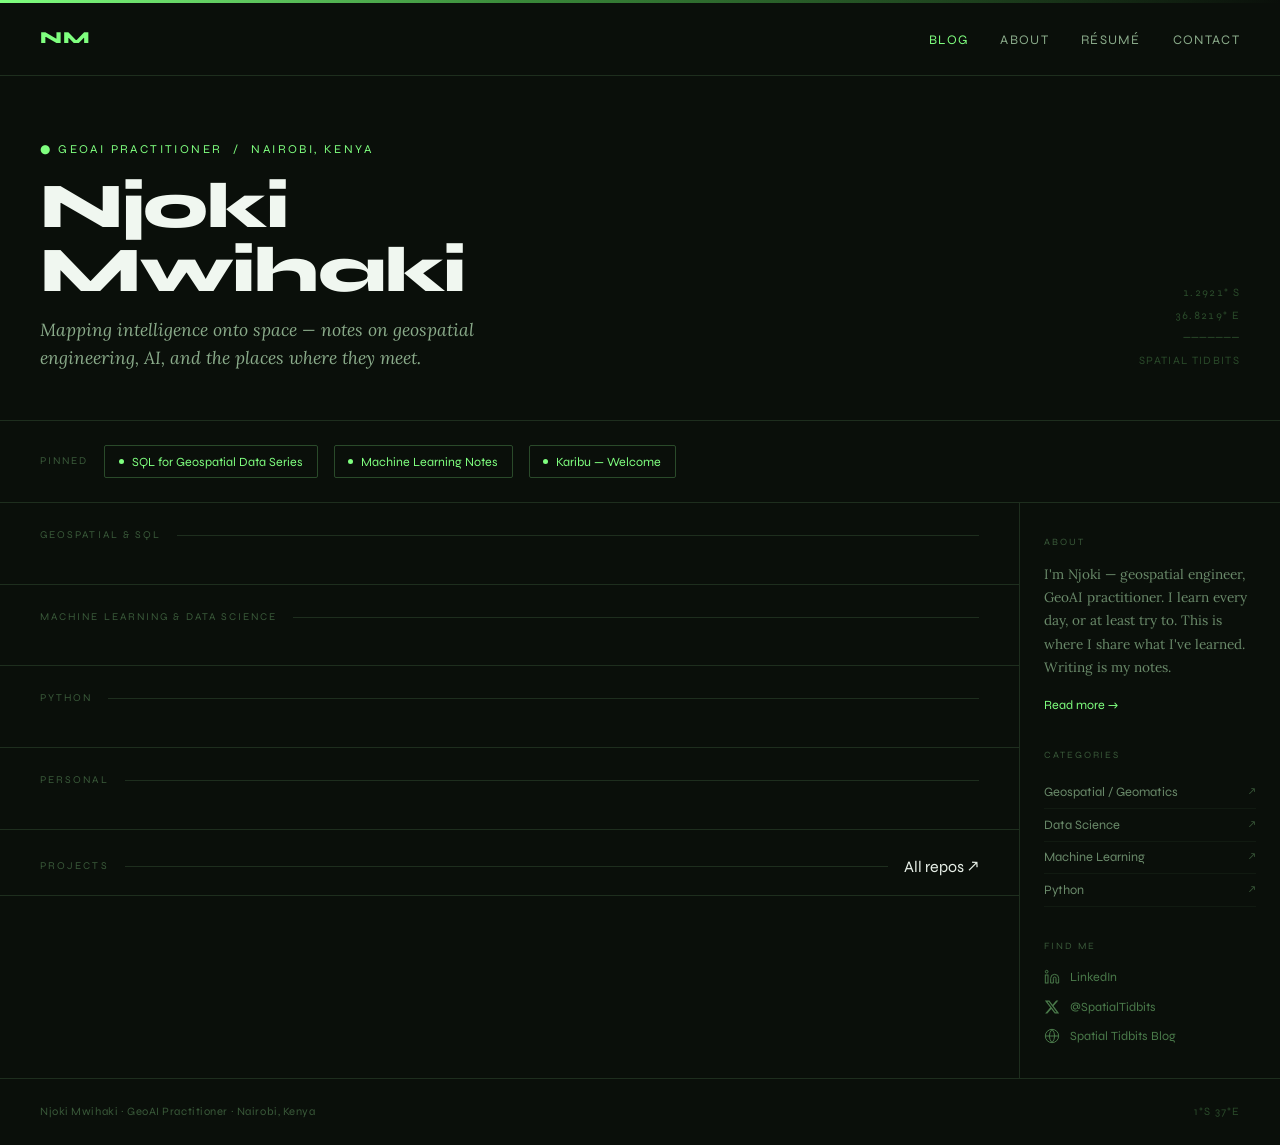
<file: index.html>
<!DOCTYPE html>
<html lang="en">
<head>
  <meta charset="UTF-8" />
  <meta name="viewport" content="width=device-width, initial-scale=1.0" />
  <title>Njoki Mwihaki — GeoAI Practitioner</title>
  <meta name="description" content="Mapping intelligence onto space — notes on geospatial engineering, AI, and the places where they meet." />
  <link rel="stylesheet" href="assets/css/style.css" />
  <link rel="preconnect" href="https://fonts.googleapis.com" />
  <link rel="preconnect" href="https://fonts.gstatic.com" crossorigin />
  <link href="https://fonts.googleapis.com/css2?family=Syne:wght@400;600;700;800&family=Lora:ital,wght@0,400;0,600;1,400&display=swap" rel="stylesheet" />
</head>
<body>

  <div class="map-accent"></div>

  <nav>
    <span class="nav-logo">NM</span>
    <ul class="nav-links">
      <li><a href="index.html" class="active">Blog</a></li>
      <li><a href="about.html">About</a></li>
      <li><a href="resume.html">Résumé</a></li>
      <li><a href="contact.html">Contact</a></li>
    </ul>
    <button class="nav-toggle" aria-label="Toggle menu">☰</button>
  </nav>

  <header class="hero">
    <div>
      <div class="hero-eyebrow">● GeoAI Practitioner &nbsp;/&nbsp; Nairobi, Kenya</div>
      <h1 class="hero-name">Njoki<br>Mwihaki</h1>
      <p class="hero-tagline">Mapping intelligence onto space — notes on geospatial engineering, AI, and the places where they meet.</p>
    </div>
    <div class="hero-coords" aria-hidden="true">
      <div>1.2921° S</div>
      <div>36.8219° E</div>
      <div class="coord-divider">───────</div>
      <div>SPATIAL TIDBITS</div>
    </div>
  </header>

  <div class="pinned-strip">
    <span class="pinned-label">Pinned</span>
    <a class="pinned-tag" href="https://tidbitsgeospatial.wordpress.com/2026/04/08/sort-geospatial-sql/" target="_blank" rel="noopener">
      <span class="dot"></span>SQL for Geospatial Data Series
    </a>
    <a class="pinned-tag" href="https://tidbitsgeospatial.wordpress.com/category/data-science/machine-learning/" target="_blank" rel="noopener">
      <span class="dot"></span>Machine Learning Notes
    </a>
    <a class="pinned-tag" href="https://tidbitsgeospatial.wordpress.com/2021/01/30/welcome/" target="_blank" rel="noopener">
      <span class="dot"></span>Karibu — Welcome
    </a>
  </div>

  <div class="content">
    <main class="main-col">

      <section class="section" id="geospatial">
        <div class="section-header">
          <span class="section-title">Geospatial &amp; SQL</span>
          <div class="section-line"></div>
        </div>
        <div class="post-list"><!-- filled by JS --></div>
      </section>

      <section class="section" id="ml">
        <div class="section-header">
          <span class="section-title">Machine Learning &amp; Data Science</span>
          <div class="section-line"></div>
        </div>
        <div class="post-list"><!-- filled by JS --></div>
      </section>

      <section class="section" id="python">
        <div class="section-header">
          <span class="section-title">Python</span>
          <div class="section-line"></div>
        </div>
        <div class="post-list"><!-- filled by JS --></div>
      </section>

      <section class="section" id="personal">
        <div class="section-header">
          <span class="section-title">Personal</span>
          <div class="section-line"></div>
        </div>
        <div class="post-list"><!-- filled by JS --></div>
      </section>

      <section class="section" id="projects">
        <div class="section-header">
          <span class="section-title">Projects</span>
          <div class="section-line"></div>
          <a class="section-link" href="https://github.com/NjokiM" target="_blank" rel="noopener">All repos ↗</a>
        </div>
        <div class="project-grid" id="project-grid"><!-- filled by JS --></div>
      </section>

    </main>

    <aside class="sidebar">
      <div class="sidebar-block">
        <div class="sidebar-section-title">About</div>
        <p class="about-text">I'm Njoki — geospatial engineer, GeoAI practitioner. I learn every day, or at least try to. This is where I share what I've learned. Writing is my notes.</p>
        <a href="about.html" class="sidebar-link">Read more →</a>
      </div>

      <div class="sidebar-block">
        <div class="sidebar-section-title">Categories</div>
        <div class="cat-list">
          <a class="cat-item" href="#geospatial">Geospatial / Geomatics <span class="cat-count">↗</span></a>
          <a class="cat-item" href="#ml">Data Science <span class="cat-count">↗</span></a>
          <a class="cat-item" href="#ml">Machine Learning <span class="cat-count">↗</span></a>
          <a class="cat-item" href="#python">Python <span class="cat-count">↗</span></a>
        </div>
      </div>

      <div class="sidebar-block">
        <div class="sidebar-section-title">Find me</div>
        <div class="social-links">
          <a class="social-link" href="https://www.linkedin.com/in/njoki-maureen/" target="_blank" rel="noopener">
            <svg class="social-icon" viewBox="0 0 24 24" fill="none" stroke="currentColor" stroke-width="1.5"><path d="M16 8a6 6 0 016 6v7h-4v-7a2 2 0 00-2-2 2 2 0 00-2 2v7h-4v-7a6 6 0 016-6z"/><rect x="2" y="9" width="4" height="12"/><circle cx="4" cy="4" r="2"/></svg>
            LinkedIn
          </a>
          <a class="social-link" href="https://x.com/SpatialTidbits" target="_blank" rel="noopener">
            <svg class="social-icon" viewBox="0 0 24 24" fill="currentColor"><path d="M18.244 2.25h3.308l-7.227 8.26 8.502 11.24H16.17l-5.214-6.817L4.99 21.75H1.68l7.73-8.835L1.254 2.25H8.08l4.713 6.231zm-1.161 17.52h1.833L7.084 4.126H5.117z"/></svg>
            @SpatialTidbits
          </a>
          <a class="social-link" href="https://tidbitsgeospatial.wordpress.com/" target="_blank" rel="noopener">
            <svg class="social-icon" viewBox="0 0 24 24" fill="none" stroke="currentColor" stroke-width="1.5"><circle cx="12" cy="12" r="10"/><line x1="2" y1="12" x2="22" y2="12"/><path d="M12 2a15.3 15.3 0 014 10 15.3 15.3 0 01-4 10 15.3 15.3 0 01-4-10 15.3 15.3 0 014-10z"/></svg>
            Spatial Tidbits Blog
          </a>
        </div>
      </div>
    </aside>
  </div>

  <footer>
    <span class="footer-text">Njoki Mwihaki · GeoAI Practitioner · Nairobi, Kenya</span>
    <span class="coord-badge">1°S 37°E</span>
  </footer>

  <script src="assets/js/main.js"></script>
</body>
</html>
</file>
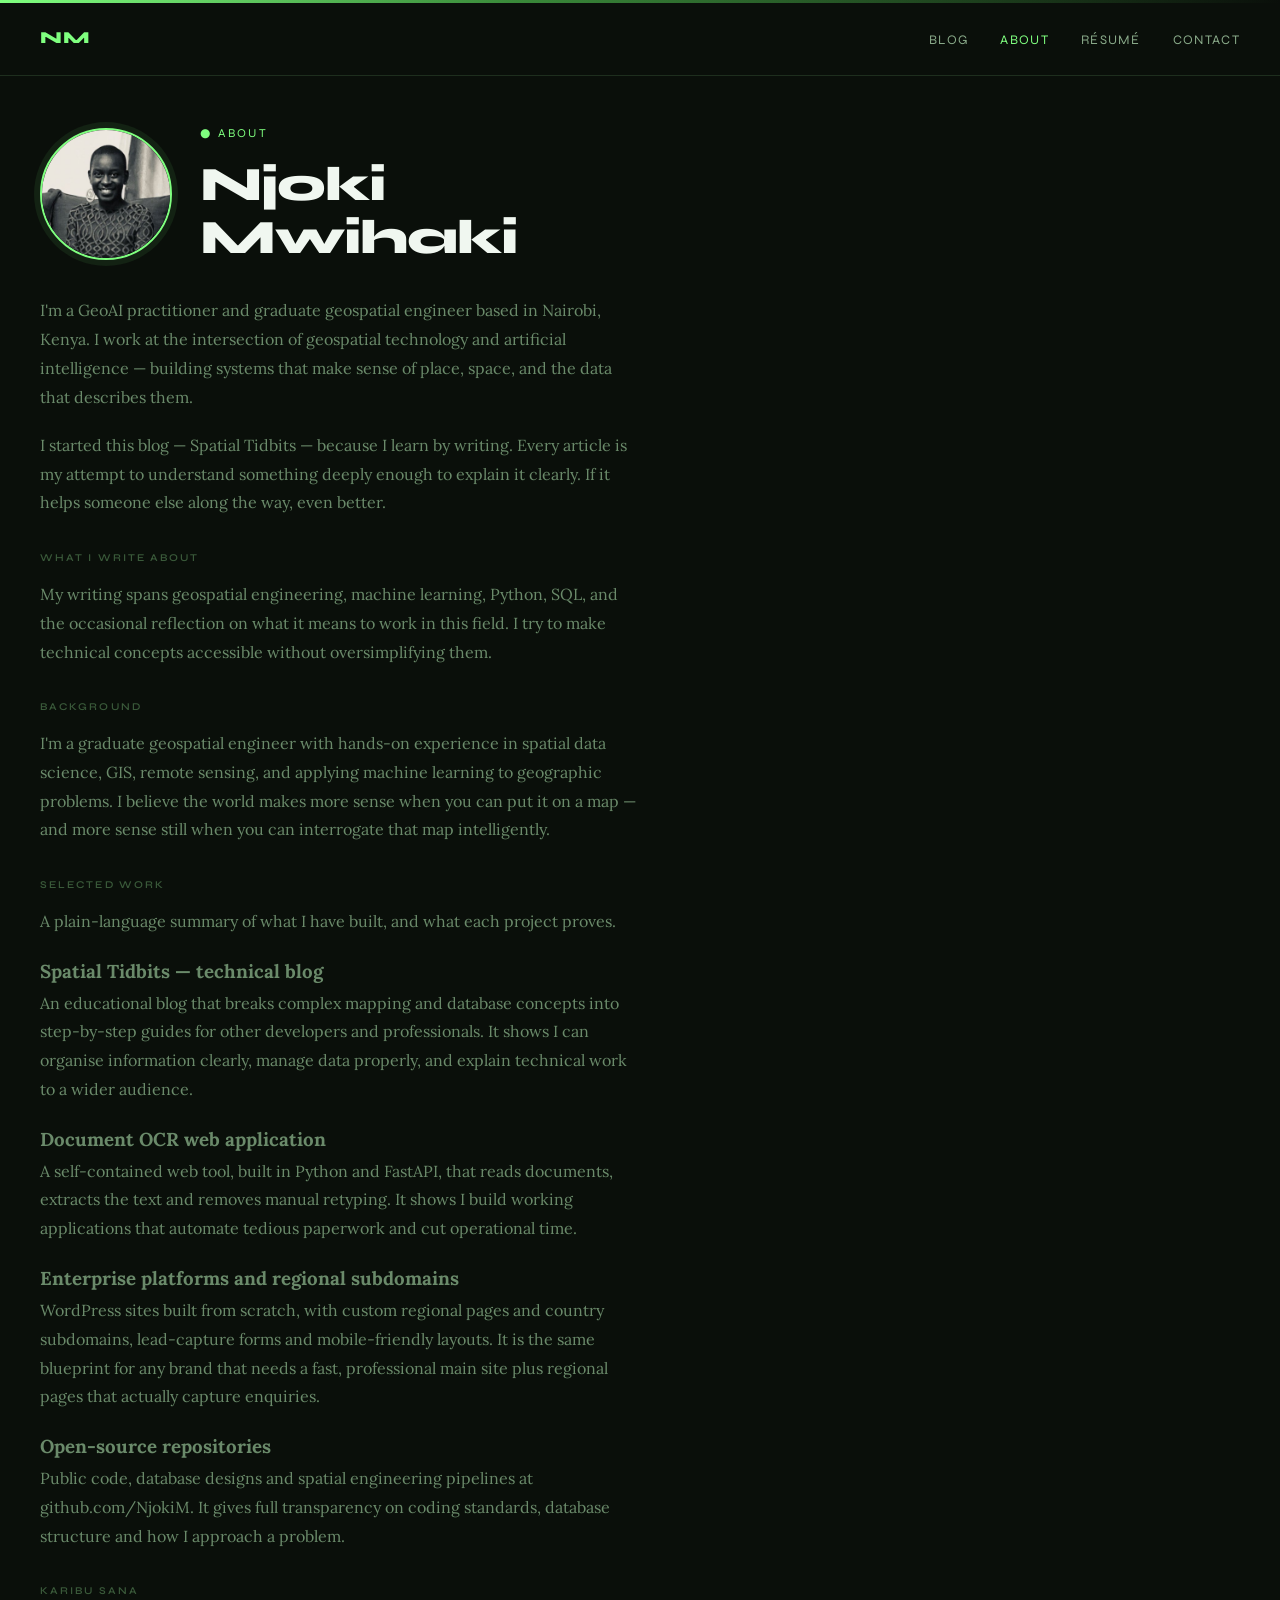
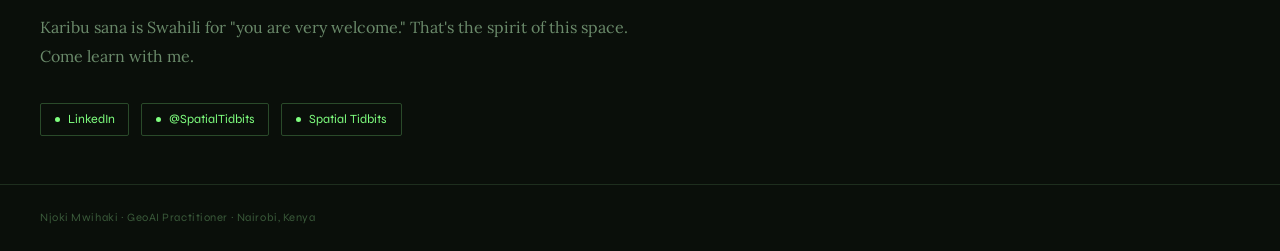
<file: about.html>
<!DOCTYPE html>
<html lang="en">
<head>
  <meta charset="UTF-8" />
  <meta name="viewport" content="width=device-width, initial-scale=1.0" />
  <title>About — Njoki Mwihaki</title>
  <meta name="description" content="GeoAI practitioner, geospatial engineer, writer. Based in Nairobi, Kenya." />
  <link rel="stylesheet" href="assets/css/style.css" />
  <link rel="preconnect" href="https://fonts.googleapis.com" />
  <link rel="preconnect" href="https://fonts.gstatic.com" crossorigin />
  <link href="https://fonts.googleapis.com/css2?family=Syne:wght@400;600;700;800&family=Lora:ital,wght@0,400;0,600;1,400&display=swap" rel="stylesheet" />
</head>
<body>

  <div class="map-accent"></div>

  <nav>
    <span class="nav-logo">NM</span>
    <ul class="nav-links">
      <li><a href="index.html">Blog</a></li>
      <li><a href="about.html" class="active">About</a></li>
      <li><a href="resume.html">Résumé</a></li>
      <li><a href="contact.html">Contact</a></li>
    </ul>
    <button class="nav-toggle" aria-label="Toggle menu">☰</button>
  </nav>

  <div class="content content--single">
    <main class="main-col main-col--prose">

      <div class="page-header">
        <div class="about-head">
          <img class="about-photo" src="assets/img/njoki-headshot.jpg" width="600" height="600"
               alt="Njoki Mwihaki — headshot portrait" />
          <div class="about-head-text">
            <div class="hero-eyebrow">● About</div>
            <h1 class="page-title">Njoki Mwihaki</h1>
          </div>
        </div>
      </div>

      <article class="prose">
        <p>I'm a GeoAI practitioner and graduate geospatial engineer based in Nairobi, Kenya. I work at the intersection of geospatial technology and artificial intelligence — building systems that make sense of place, space, and the data that describes them.</p>

        <p>I started this blog — Spatial Tidbits — because I learn by writing. Every article is my attempt to understand something deeply enough to explain it clearly. If it helps someone else along the way, even better.</p>

        <h2>What I write about</h2>
        <p>My writing spans geospatial engineering, machine learning, Python, SQL, and the occasional reflection on what it means to work in this field. I try to make technical concepts accessible without oversimplifying them.</p>

        <h2>Background</h2>
        <p>I'm a graduate geospatial engineer with hands-on experience in spatial data science, GIS, remote sensing, and applying machine learning to geographic problems. I believe the world makes more sense when you can put it on a map — and more sense still when you can interrogate that map intelligently.</p>

        <h2>Selected work</h2>
        <p>A plain-language summary of what I have built, and what each project proves.</p>

        <h3>Spatial Tidbits &mdash; technical blog</h3>
        <p>An educational blog that breaks complex mapping and database concepts into step-by-step guides for other developers and professionals. It shows I can organise information clearly, manage data properly, and explain technical work to a wider audience.</p>

        <h3>Document OCR web application</h3>
        <p>A self-contained web tool, built in Python and FastAPI, that reads documents, extracts the text and removes manual retyping. It shows I build working applications that automate tedious paperwork and cut operational time.</p>

        <h3>Enterprise platforms and regional subdomains</h3>
        <p>WordPress sites built from scratch, with custom regional pages and country subdomains, lead-capture forms and mobile-friendly layouts. It is the same blueprint for any brand that needs a fast, professional main site plus regional pages that actually capture enquiries.</p>

        <h3>Open-source repositories</h3>
        <p>Public code, database designs and spatial engineering pipelines at <a href="https://github.com/NjokiM" target="_blank" rel="noopener">github.com/NjokiM</a>. It gives full transparency on coding standards, database structure and how I approach a problem.</p>

        <h2>Karibu sana</h2>
        <p>Karibu sana is Swahili for "you are very welcome." That's the spirit of this space. Come learn with me.</p>
      </article>

      <div class="about-links">
        <a class="pinned-tag" href="https://www.linkedin.com/in/njoki-maureen/" target="_blank" rel="noopener"><span class="dot"></span>LinkedIn</a>
        <a class="pinned-tag" href="https://x.com/SpatialTidbits" target="_blank" rel="noopener"><span class="dot"></span>@SpatialTidbits</a>
        <a class="pinned-tag" href="https://tidbitsgeospatial.wordpress.com/" target="_blank" rel="noopener"><span class="dot"></span>Spatial Tidbits</a>
      </div>

    </main>
  </div>

  <footer>
    <span class="footer-text">Njoki Mwihaki · GeoAI Practitioner · Nairobi, Kenya</span>
  </footer>

  <script src="assets/js/main.js"></script>
</body>
</html>
</file>
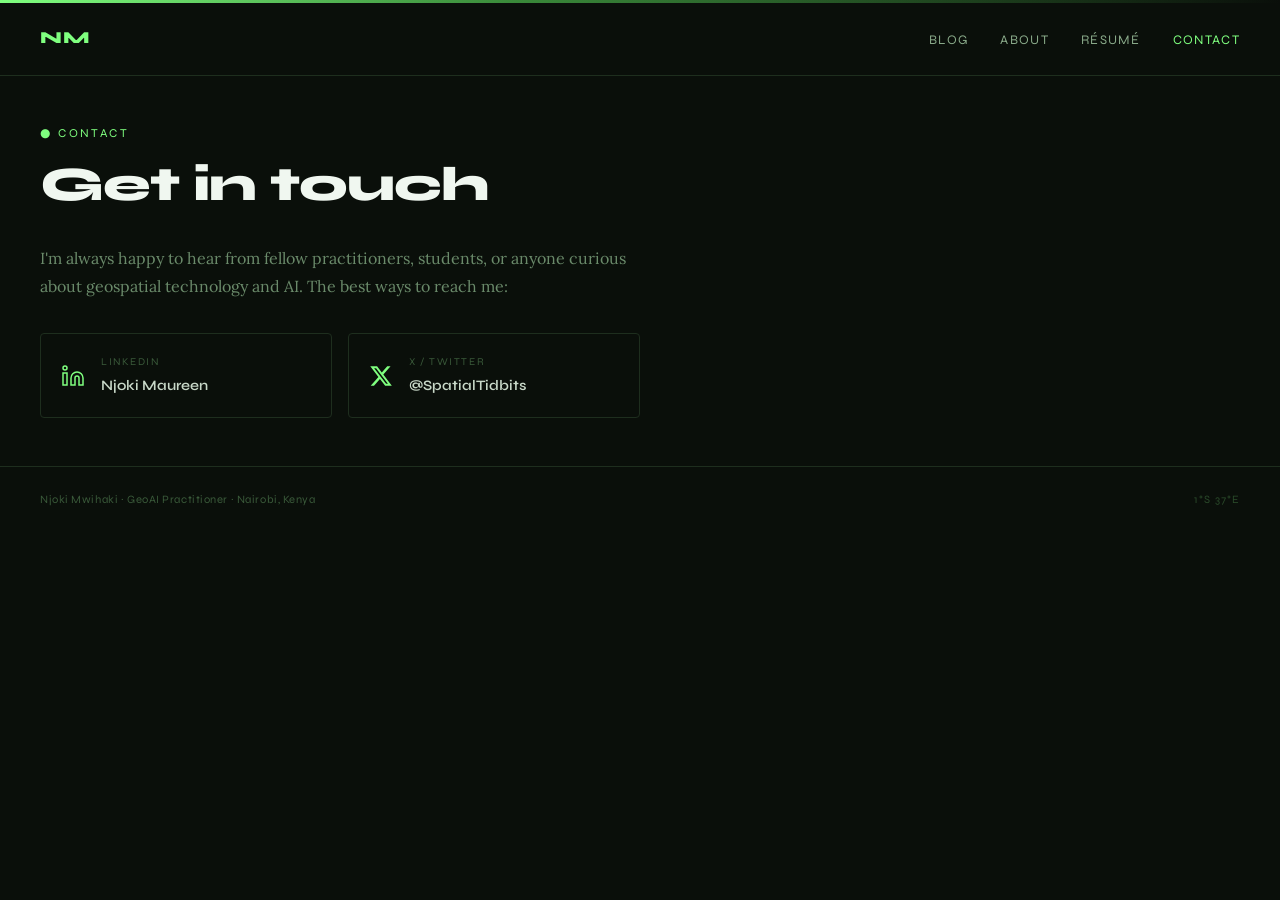
<file: contact.html>
<!DOCTYPE html>
<html lang="en">
<head>
  <meta charset="UTF-8" />
  <meta name="viewport" content="width=device-width, initial-scale=1.0" />
  <title>Contact — Njoki Mwihaki</title>
  <link rel="stylesheet" href="assets/css/style.css" />
  <link rel="preconnect" href="https://fonts.googleapis.com" />
  <link rel="preconnect" href="https://fonts.gstatic.com" crossorigin />
  <link href="https://fonts.googleapis.com/css2?family=Syne:wght@400;600;700;800&family=Lora:ital,wght@0,400;0,600;1,400&display=swap" rel="stylesheet" />
</head>
<body>

  <div class="map-accent"></div>

  <nav>
    <span class="nav-logo">NM</span>
    <ul class="nav-links">
      <li><a href="index.html">Blog</a></li>
      <li><a href="about.html">About</a></li>
      <li><a href="resume.html">Résumé</a></li>
      <li><a href="contact.html" class="active">Contact</a></li>
    </ul>
    <button class="nav-toggle" aria-label="Toggle menu">☰</button>
  </nav>

  <div class="content content--single">
    <main class="main-col main-col--prose">

      <div class="page-header">
        <div class="hero-eyebrow">● Contact</div>
        <h1 class="page-title">Get in touch</h1>
      </div>

      <article class="prose">
        <p>I'm always happy to hear from fellow practitioners, students, or anyone curious about geospatial technology and AI. The best ways to reach me:</p>
      </article>

      <div class="contact-grid">
        <a class="contact-card" href="https://www.linkedin.com/in/njoki-maureen/" target="_blank" rel="noopener">
          <svg class="contact-icon" viewBox="0 0 24 24" fill="none" stroke="currentColor" stroke-width="1.5"><path d="M16 8a6 6 0 016 6v7h-4v-7a2 2 0 00-2-2 2 2 0 00-2 2v7h-4v-7a6 6 0 016-6z"/><rect x="2" y="9" width="4" height="12"/><circle cx="4" cy="4" r="2"/></svg>
          <div>
            <div class="contact-label">LinkedIn</div>
            <div class="contact-handle">Njoki Maureen</div>
          </div>
        </a>
        <a class="contact-card" href="https://x.com/SpatialTidbits" target="_blank" rel="noopener">
          <svg class="contact-icon" viewBox="0 0 24 24" fill="currentColor"><path d="M18.244 2.25h3.308l-7.227 8.26 8.502 11.24H16.17l-5.214-6.817L4.99 21.75H1.68l7.73-8.835L1.254 2.25H8.08l4.713 6.231zm-1.161 17.52h1.833L7.084 4.126H5.117z"/></svg>
          <div>
            <div class="contact-label">X / Twitter</div>
            <div class="contact-handle">@SpatialTidbits</div>
          </div>
        </a>
      </div>

    </main>
  </div>

  <footer>
    <span class="footer-text">Njoki Mwihaki · GeoAI Practitioner · Nairobi, Kenya</span>
    <span class="coord-badge">1°S 37°E</span>
  </footer>

  <script src="assets/js/main.js"></script>
</body>
</html>
</file>
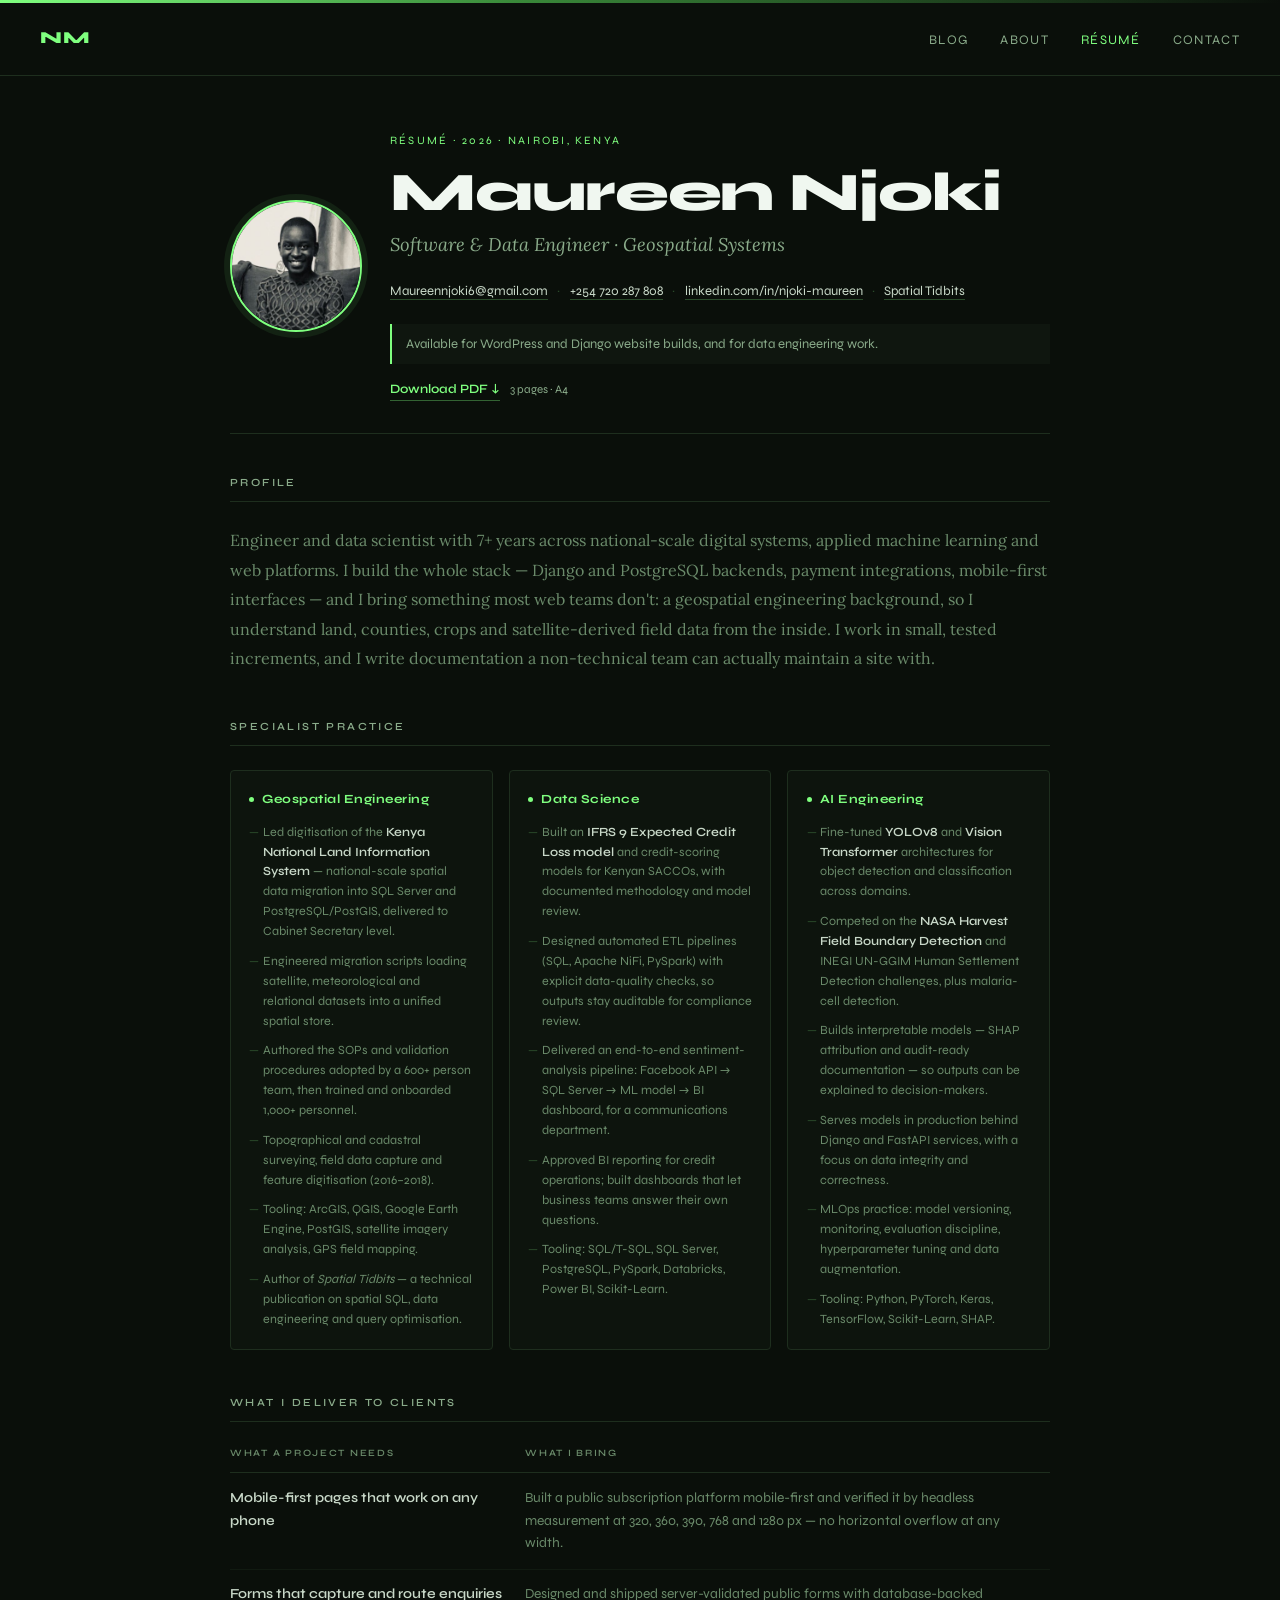
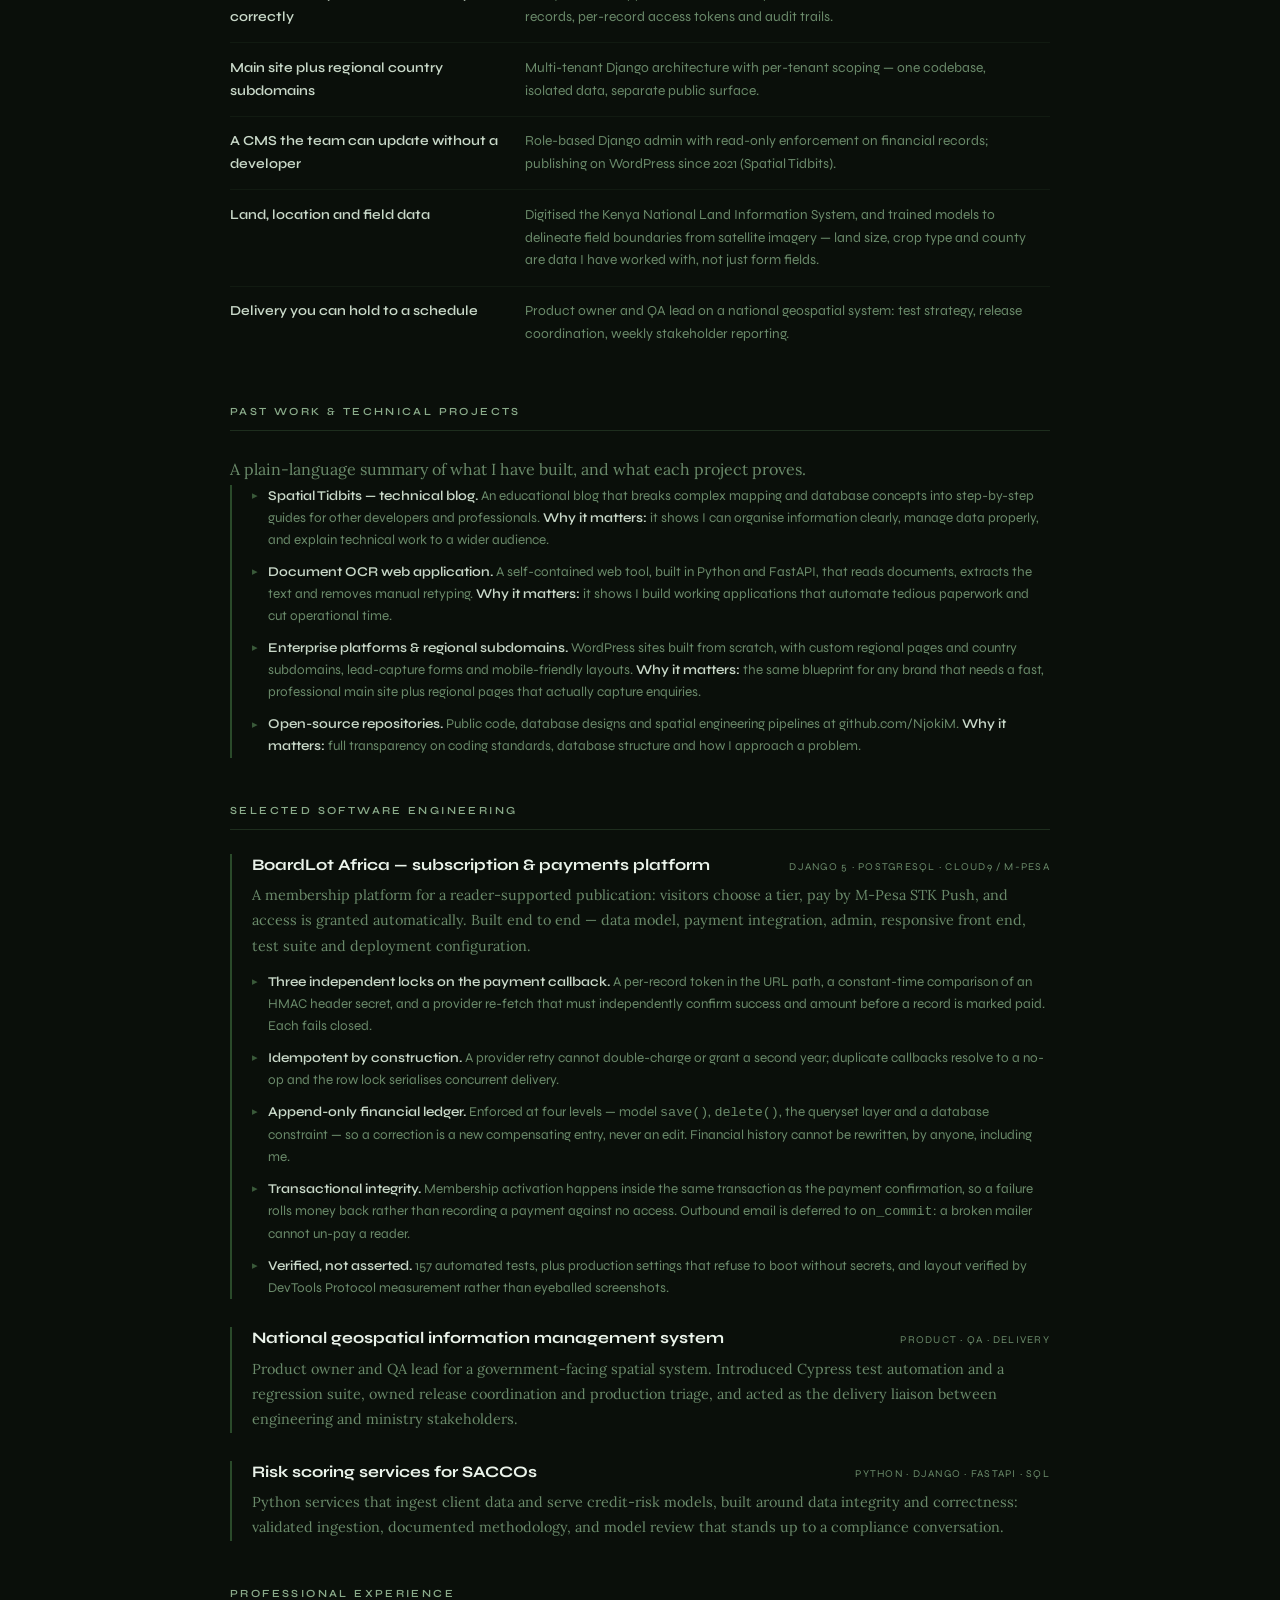
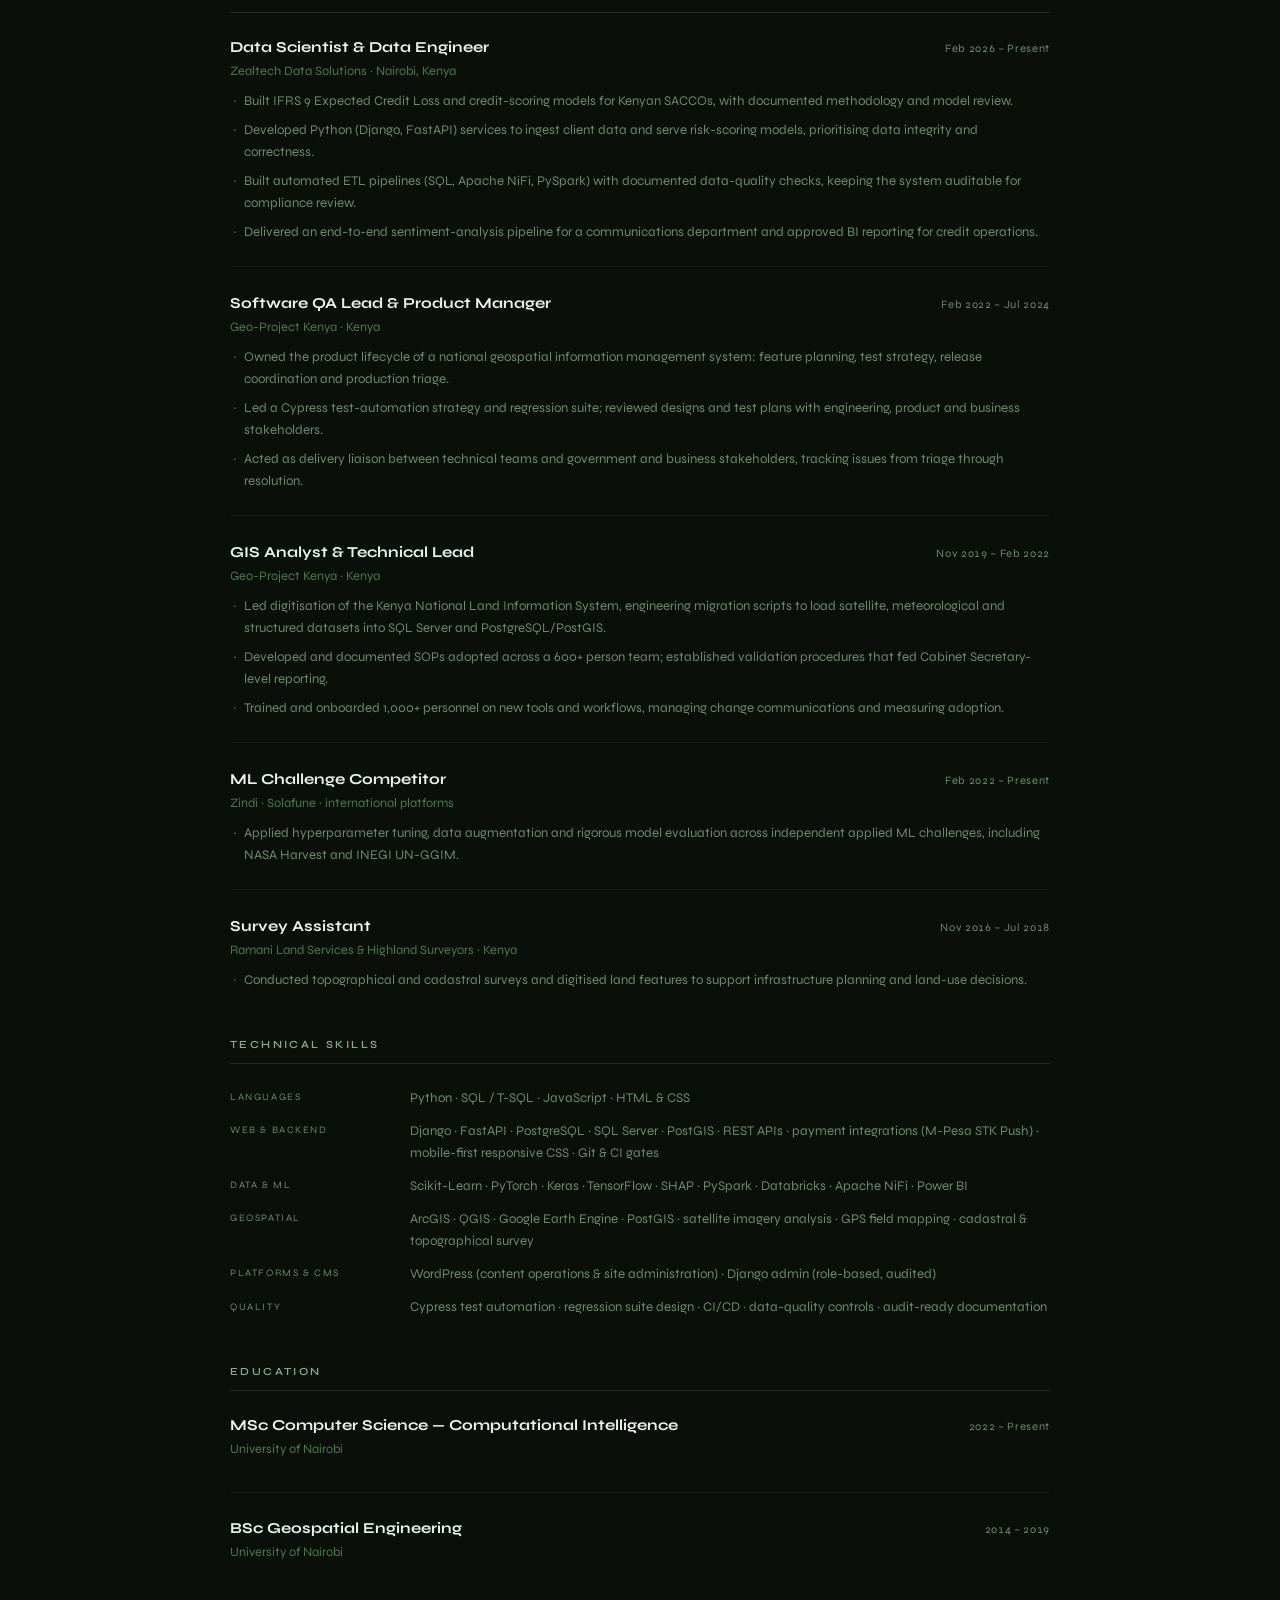
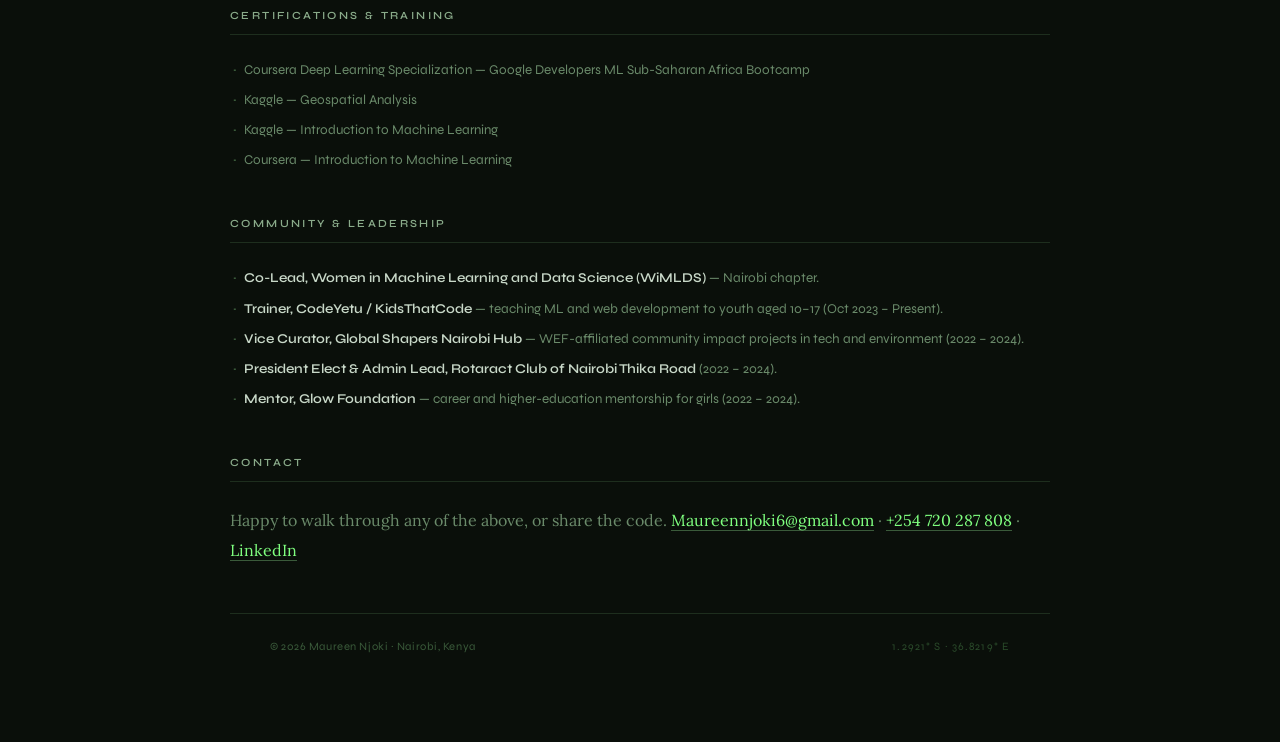
<file: resume.html>
<!DOCTYPE html>
<html lang="en">
<head>
  <meta charset="UTF-8" />
  <meta name="viewport" content="width=device-width, initial-scale=1.0" />
  <title>Maureen Njoki — Software &amp; Data Engineer · Résumé</title>
  <meta name="description" content="Maureen Njoki: software engineer, geospatial engineer and data scientist. Web platforms, payment integrations, national-scale spatial systems and applied machine learning." />
  <meta property="og:title" content="Maureen Njoki — Software &amp; Data Engineer" />
  <meta property="og:description" content="Web platforms, payment integrations, national-scale spatial systems and applied machine learning. Nairobi, Kenya." />
  <meta property="og:type" content="profile" />
  <meta name="theme-color" content="#0a0f0a" />
  <link rel="stylesheet" href="assets/css/style.css" />
  <link rel="stylesheet" href="assets/css/resume.css" />
  <link rel="preconnect" href="https://fonts.googleapis.com" />
  <link rel="preconnect" href="https://fonts.gstatic.com" crossorigin />
  <link href="https://fonts.googleapis.com/css2?family=Syne:wght@400;600;700;800&family=Lora:ital,wght@0,400;0,600;1,400&display=swap" rel="stylesheet" />
</head>
<body class="resume-page">

  <div class="map-accent"></div>

  <nav class="no-print">
    <span class="nav-logo">NM</span>
    <ul class="nav-links">
      <li><a href="index.html">Blog</a></li>
      <li><a href="about.html">About</a></li>
      <li><a href="resume.html" class="active">Résumé</a></li>
      <li><a href="contact.html">Contact</a></li>
    </ul>
    <button class="nav-toggle" aria-label="Toggle menu">☰</button>
  </nav>

  <div class="resume-wrap">

    <header class="resume-head">
      <div class="resume-head-grid">
        <img class="resume-photo" src="assets/img/njoki-headshot.jpg" width="600" height="600"
             alt="Maureen Njoki — headshot portrait" />
        <div class="resume-head-text">
      <p class="resume-eyebrow">Résumé · 2026 · Nairobi, Kenya</p>
      <h1 class="resume-name">Maureen Njoki</h1>
      <p class="resume-role">Software &amp; Data Engineer · Geospatial Systems</p>
      <p class="resume-contact">
        <a href="mailto:Maureennjoki6@gmail.com">Maureennjoki6@gmail.com</a>
        <span class="sep">·</span>
        <a href="tel:+254720287808">+254 720 287 808</a>
        <span class="sep">·</span>
        <a href="https://linkedin.com/in/njoki-maureen" target="_blank" rel="noopener">linkedin.com/in/njoki-maureen</a>
        <span class="sep">·</span>
        <a href="https://tidbitsgeospatial.wordpress.com/" target="_blank" rel="noopener">Spatial Tidbits</a>
      </p>
      <p class="resume-availability">Available for WordPress and Django website builds, and for data engineering work.</p>
      <p class="resume-download no-print">
        <a href="Maureen_Njoki_Resume.pdf" download>Download PDF <span aria-hidden="true">↓</span></a>
        <span class="dl-note">3 pages · A4</span>
      </p>
        </div>
      </div>
    </header>

    <section class="rsection">
      <h2 class="rtitle">Profile</h2>
      <p class="rlead">
        Engineer and data scientist with 7+ years across national-scale digital systems, applied machine
        learning and web platforms. I build the whole stack — Django and PostgreSQL backends, payment
        integrations, mobile-first interfaces — and I bring something most web teams don't: a geospatial
        engineering background, so I understand land, counties, crops and satellite-derived field data
        from the inside. I work in small, tested increments, and I write documentation a non-technical
        team can actually maintain a site with.
      </p>
    </section>

    <section class="rsection">
      <h2 class="rtitle">Specialist practice</h2>
      <div class="spec-grid">
        <article class="spec">
          <h3 class="spec-title"><span class="spec-dot"></span>Geospatial Engineering</h3>
          <ul class="spec-list">
            <li>Led digitisation of the <strong>Kenya National Land Information System</strong> — national-scale spatial data migration into SQL Server and PostgreSQL/PostGIS, delivered to Cabinet Secretary level.</li>
            <li>Engineered migration scripts loading satellite, meteorological and relational datasets into a unified spatial store.</li>
            <li>Authored the SOPs and validation procedures adopted by a 600+ person team, then trained and onboarded 1,000+ personnel.</li>
            <li>Topographical and cadastral surveying, field data capture and feature digitisation (2016–2018).</li>
            <li>Tooling: ArcGIS, QGIS, Google Earth Engine, PostGIS, satellite imagery analysis, GPS field mapping.</li>
            <li>Author of <em>Spatial Tidbits</em> — a technical publication on spatial SQL, data engineering and query optimisation.</li>
          </ul>
        </article>

        <article class="spec">
          <h3 class="spec-title"><span class="spec-dot"></span>Data Science</h3>
          <ul class="spec-list">
            <li>Built an <strong>IFRS 9 Expected Credit Loss model</strong> and credit-scoring models for Kenyan SACCOs, with documented methodology and model review.</li>
            <li>Designed automated ETL pipelines (SQL, Apache NiFi, PySpark) with explicit data-quality checks, so outputs stay auditable for compliance review.</li>
            <li>Delivered an end-to-end sentiment-analysis pipeline: Facebook API → SQL Server → ML model → BI dashboard, for a communications department.</li>
            <li>Approved BI reporting for credit operations; built dashboards that let business teams answer their own questions.</li>
            <li>Tooling: SQL/T-SQL, SQL Server, PostgreSQL, PySpark, Databricks, Power BI, Scikit-Learn.</li>
          </ul>
        </article>

        <article class="spec">
          <h3 class="spec-title"><span class="spec-dot"></span>AI Engineering</h3>
          <ul class="spec-list">
            <li>Fine-tuned <strong>YOLOv8</strong> and <strong>Vision Transformer</strong> architectures for object detection and classification across domains.</li>
            <li>Competed on the <strong>NASA Harvest Field Boundary Detection</strong> and INEGI UN-GGIM Human Settlement Detection challenges, plus malaria-cell detection.</li>
            <li>Builds interpretable models — SHAP attribution and audit-ready documentation — so outputs can be explained to decision-makers.</li>
            <li>Serves models in production behind Django and FastAPI services, with a focus on data integrity and correctness.</li>
            <li>MLOps practice: model versioning, monitoring, evaluation discipline, hyperparameter tuning and data augmentation.</li>
            <li>Tooling: Python, PyTorch, Keras, TensorFlow, Scikit-Learn, SHAP.</li>
          </ul>
        </article>

      </div>
    </section>
    <section class="rsection">
      <h2 class="rtitle">What I deliver to clients</h2>
      <table class="fit">
        <thead>
          <tr><th>What a project needs</th><th>What I bring</th></tr>
        </thead>
        <tbody>
          <tr>
            <td>Mobile-first pages that work on any phone</td>
            <td>Built a public subscription platform mobile-first and verified it by headless measurement at 320, 360, 390, 768 and 1280&nbsp;px — no horizontal overflow at any width.</td>
          </tr>
          <tr>
            <td>Forms that capture and route enquiries correctly</td>
            <td>Designed and shipped server-validated public forms with database-backed records, per-record access tokens and audit trails.</td>
          </tr>
          <tr>
            <td>Main site plus regional country subdomains</td>
            <td>Multi-tenant Django architecture with per-tenant scoping — one codebase, isolated data, separate public surface.</td>
          </tr>
          <tr>
            <td>A CMS the team can update without a developer</td>
            <td>Role-based Django admin with read-only enforcement on financial records; publishing on WordPress since 2021 (Spatial Tidbits).</td>
          </tr>
          <tr>
            <td>Land, location and field data</td>
            <td>Digitised the Kenya National Land Information System, and trained models to delineate field boundaries from satellite imagery — land size, crop type and county are data I have worked with, not just form fields.</td>
          </tr>
          <tr>
            <td>Delivery you can hold to a schedule</td>
            <td>Product owner and QA lead on a national geospatial system: test strategy, release coordination, weekly stakeholder reporting.</td>
          </tr>
        </tbody>
      </table>
    </section>

    <section class="rsection">
      <h2 class="rtitle">Past work &amp; technical projects</h2>
      <p class="rlead">A plain-language summary of what I have built, and what each project proves.</p>
      <article class="case">
        <ul class="case-list">
          <li><strong>Spatial Tidbits &mdash; technical blog.</strong> An educational blog that breaks complex mapping and database concepts into step-by-step guides for other developers and professionals. <strong>Why it matters:</strong> it shows I can organise information clearly, manage data properly, and explain technical work to a wider audience.</li>
          <li><strong>Document OCR web application.</strong> A self-contained web tool, built in Python and FastAPI, that reads documents, extracts the text and removes manual retyping. <strong>Why it matters:</strong> it shows I build working applications that automate tedious paperwork and cut operational time.</li>
          <li><strong>Enterprise platforms &amp; regional subdomains.</strong> WordPress sites built from scratch, with custom regional pages and country subdomains, lead-capture forms and mobile-friendly layouts. <strong>Why it matters:</strong> the same blueprint for any brand that needs a fast, professional main site plus regional pages that actually capture enquiries.</li>
          <li><strong>Open-source repositories.</strong> Public code, database designs and spatial engineering pipelines at <a href="https://github.com/NjokiM" target="_blank" rel="noopener">github.com/NjokiM</a>. <strong>Why it matters:</strong> full transparency on coding standards, database structure and how I approach a problem.</li>
        </ul>
      </article>
    </section>

    <section class="rsection">
      <h2 class="rtitle">Selected software engineering</h2>

      <article class="case">
        <div class="case-head">
          <h3 class="case-title">BoardLot Africa — subscription &amp; payments platform</h3>
          <span class="case-meta">Django 5 · PostgreSQL · Cloud9 / M-Pesa</span>
        </div>
        <p class="case-body">
          A membership platform for a reader-supported publication: visitors choose a tier, pay by
          M-Pesa STK Push, and access is granted automatically. Built end to end — data model,
          payment integration, admin, responsive front end, test suite and deployment configuration.
        </p>
        <ul class="case-list">
          <li><strong>Three independent locks on the payment callback.</strong> A per-record token in the URL path, a constant-time comparison of an HMAC header secret, and a provider re-fetch that must independently confirm success and amount before a record is marked paid. Each fails closed.</li>
          <li><strong>Idempotent by construction.</strong> A provider retry cannot double-charge or grant a second year; duplicate callbacks resolve to a no-op and the row lock serialises concurrent delivery.</li>
          <li><strong>Append-only financial ledger.</strong> Enforced at four levels — model <code>save()</code>, <code>delete()</code>, the queryset layer and a database constraint — so a correction is a new compensating entry, never an edit. Financial history cannot be rewritten, by anyone, including me.</li>
          <li><strong>Transactional integrity.</strong> Membership activation happens inside the same transaction as the payment confirmation, so a failure rolls money back rather than recording a payment against no access. Outbound email is deferred to <code>on_commit</code>: a broken mailer cannot un-pay a reader.</li>
          <li><strong>Verified, not asserted.</strong> 157 automated tests, plus production settings that refuse to boot without secrets, and layout verified by DevTools Protocol measurement rather than eyeballed screenshots.</li>
        </ul>
      </article>

      <article class="case">
        <div class="case-head">
          <h3 class="case-title">National geospatial information management system</h3>
          <span class="case-meta">Product · QA · Delivery</span>
        </div>
        <p class="case-body">
          Product owner and QA lead for a government-facing spatial system. Introduced Cypress test
          automation and a regression suite, owned release coordination and production triage, and
          acted as the delivery liaison between engineering and ministry stakeholders.
        </p>
      </article>

      <article class="case">
        <div class="case-head">
          <h3 class="case-title">Risk scoring services for SACCOs</h3>
          <span class="case-meta">Python · Django · FastAPI · SQL</span>
        </div>
        <p class="case-body">
          Python services that ingest client data and serve credit-risk models, built around data
          integrity and correctness: validated ingestion, documented methodology, and model review
          that stands up to a compliance conversation.
        </p>
      </article>
    </section>

    <section class="rsection">
      <h2 class="rtitle">Professional experience</h2>

      <article class="xp">
        <div class="xp-head">
          <h3 class="xp-role">Data Scientist &amp; Data Engineer</h3>
          <span class="xp-date">Feb 2026 – Present</span>
        </div>
        <p class="xp-org">Zealtech Data Solutions · Nairobi, Kenya</p>
        <ul class="xp-list">
          <li>Built IFRS 9 Expected Credit Loss and credit-scoring models for Kenyan SACCOs, with documented methodology and model review.</li>
          <li>Developed Python (Django, FastAPI) services to ingest client data and serve risk-scoring models, prioritising data integrity and correctness.</li>
          <li>Built automated ETL pipelines (SQL, Apache NiFi, PySpark) with documented data-quality checks, keeping the system auditable for compliance review.</li>
          <li>Delivered an end-to-end sentiment-analysis pipeline for a communications department and approved BI reporting for credit operations.</li>
        </ul>
      </article>

      <article class="xp">
        <div class="xp-head">
          <h3 class="xp-role">Software QA Lead &amp; Product Manager</h3>
          <span class="xp-date">Feb 2022 – Jul 2024</span>
        </div>
        <p class="xp-org">Geo-Project Kenya · Kenya</p>
        <ul class="xp-list">
          <li>Owned the product lifecycle of a national geospatial information management system: feature planning, test strategy, release coordination and production triage.</li>
          <li>Led a Cypress test-automation strategy and regression suite; reviewed designs and test plans with engineering, product and business stakeholders.</li>
          <li>Acted as delivery liaison between technical teams and government and business stakeholders, tracking issues from triage through resolution.</li>
        </ul>
      </article>

      <article class="xp">
        <div class="xp-head">
          <h3 class="xp-role">GIS Analyst &amp; Technical Lead</h3>
          <span class="xp-date">Nov 2019 – Feb 2022</span>
        </div>
        <p class="xp-org">Geo-Project Kenya · Kenya</p>
        <ul class="xp-list">
          <li>Led digitisation of the Kenya National Land Information System, engineering migration scripts to load satellite, meteorological and structured datasets into SQL Server and PostgreSQL/PostGIS.</li>
          <li>Developed and documented SOPs adopted across a 600+ person team; established validation procedures that fed Cabinet Secretary-level reporting.</li>
          <li>Trained and onboarded 1,000+ personnel on new tools and workflows, managing change communications and measuring adoption.</li>
        </ul>
      </article>

      <article class="xp">
        <div class="xp-head">
          <h3 class="xp-role">ML Challenge Competitor</h3>
          <span class="xp-date">Feb 2022 – Present</span>
        </div>
        <p class="xp-org">Zindi · Solafune · international platforms</p>
        <ul class="xp-list">
          <li>Applied hyperparameter tuning, data augmentation and rigorous model evaluation across independent applied ML challenges, including NASA Harvest and INEGI UN-GGIM.</li>
        </ul>
      </article>

      <article class="xp">
        <div class="xp-head">
          <h3 class="xp-role">Survey Assistant</h3>
          <span class="xp-date">Nov 2016 – Jul 2018</span>
        </div>
        <p class="xp-org">Ramani Land Services &amp; Highland Surveyors · Kenya</p>
        <ul class="xp-list">
          <li>Conducted topographical and cadastral surveys and digitised land features to support infrastructure planning and land-use decisions.</li>
        </ul>
      </article>
    </section>

    <section class="rsection">
      <h2 class="rtitle">Technical skills</h2>
      <dl class="skills">
        <dt>Languages</dt>
        <dd>Python · SQL / T-SQL · JavaScript · HTML &amp; CSS</dd>
        <dt>Web &amp; backend</dt>
        <dd>Django · FastAPI · PostgreSQL · SQL Server · PostGIS · REST APIs · payment integrations (M-Pesa STK Push) · mobile-first responsive CSS · Git &amp; CI gates</dd>
        <dt>Data &amp; ML</dt>
        <dd>Scikit-Learn · PyTorch · Keras · TensorFlow · SHAP · PySpark · Databricks · Apache NiFi · Power BI</dd>
        <dt>Geospatial</dt>
        <dd>ArcGIS · QGIS · Google Earth Engine · PostGIS · satellite imagery analysis · GPS field mapping · cadastral &amp; topographical survey</dd>
        <dt>Platforms &amp; CMS</dt>
        <dd>WordPress (content operations &amp; site administration) · Django admin (role-based, audited)</dd>
        <dt>Quality</dt>
        <dd>Cypress test automation · regression suite design · CI/CD · data-quality controls · audit-ready documentation</dd>
      </dl>
    </section>

    <section class="rsection">
      <h2 class="rtitle">Education</h2>
      <article class="xp">
        <div class="xp-head">
          <h3 class="xp-role">MSc Computer Science — Computational Intelligence</h3>
          <span class="xp-date">2022 – Present</span>
        </div>
        <p class="xp-org">University of Nairobi</p>
      </article>
      <article class="xp">
        <div class="xp-head">
          <h3 class="xp-role">BSc Geospatial Engineering</h3>
          <span class="xp-date">2014 – 2019</span>
        </div>
        <p class="xp-org">University of Nairobi</p>
      </article>
    </section>

    <section class="rsection">
      <h2 class="rtitle">Certifications &amp; training</h2>
      <ul class="plain">
        <li>Coursera Deep Learning Specialization — Google Developers ML Sub-Saharan Africa Bootcamp</li>
        <li>Kaggle — Geospatial Analysis</li>
        <li>Kaggle — Introduction to Machine Learning</li>
        <li>Coursera — Introduction to Machine Learning</li>
      </ul>
    </section>

    <section class="rsection">
      <h2 class="rtitle">Community &amp; leadership</h2>
      <ul class="plain">
        <li><strong>Co-Lead, Women in Machine Learning and Data Science (WiMLDS)</strong> — Nairobi chapter.</li>
        <li><strong>Trainer, CodeYetu / KidsThatCode</strong> — teaching ML and web development to youth aged 10–17 (Oct 2023 – Present).</li>
        <li><strong>Vice Curator, Global Shapers Nairobi Hub</strong> — WEF-affiliated community impact projects in tech and environment (2022 – 2024).</li>
        <li><strong>President Elect &amp; Admin Lead, Rotaract Club of Nairobi Thika Road</strong> (2022 – 2024).</li>
        <li><strong>Mentor, Glow Foundation</strong> — career and higher-education mentorship for girls (2022 – 2024).</li>
      </ul>
    </section>

    <section class="rsection rsection--contact">
      <h2 class="rtitle">Contact</h2>
      <p class="rlead">
        Happy to walk through any of the above, or share the code.
        <a href="mailto:Maureennjoki6@gmail.com">Maureennjoki6@gmail.com</a> ·
        <a href="tel:+254720287808">+254 720 287 808</a> ·
        <a href="https://linkedin.com/in/njoki-maureen" target="_blank" rel="noopener">LinkedIn</a>
      </p>
    </section>


    <footer class="resume-foot no-print">
      <p class="footer-text">© 2026 Maureen Njoki · Nairobi, Kenya</p>
      <p class="coord-badge">1.2921° S · 36.8219° E</p>
    </footer>

  </div>

  <script src="assets/js/main.js"></script>
</body>
</html>
</file>
<file: assets/css/style.css>
/* ── Reset & base ── */
*, *::before, *::after { box-sizing: border-box; margin: 0; padding: 0; }

:root {
  --bg: #0a0f0a;
  --bg2: #0f160f;
  --border: #1e2e1e;
  --border2: #111a11;
  --text: #e8f0e8;
  --text2: #c8d8c8;
  --text3: #8aab8a;
  --text4: #6a8a6a;
  --text5: #4a7a4a;
  --text6: #3a5a3a;
  --text7: #2a4a2a;
  --green: #7fff7f;
  --font-sans: 'Syne', system-ui, sans-serif;
  --font-serif: 'Lora', Georgia, serif;
}

html { font-size: 16px; scroll-behavior: smooth; }

body {
  font-family: var(--font-sans);
  background: var(--bg);
  color: var(--text);
  min-height: 100vh;
  line-height: 1.6;
}

a { color: inherit; text-decoration: none; }

/* ── Top accent bar ── */
.map-accent {
  width: 100%;
  height: 3px;
  background: linear-gradient(90deg, var(--green) 0%, #3a8a3a 40%, transparent 100%);
}

/* ── Nav ── */
nav {
  display: flex;
  align-items: center;
  justify-content: space-between;
  padding: 1.4rem 2.5rem;
  border-bottom: 1px solid var(--border);
  position: sticky;
  top: 0;
  background: var(--bg);
  z-index: 100;
}

.nav-logo {
  font-size: 1.05rem;
  font-weight: 800;
  letter-spacing: 0.08em;
  color: var(--green);
  text-transform: uppercase;
}

.nav-links {
  display: flex;
  gap: 2rem;
  list-style: none;
}

.nav-links a {
  color: var(--text3);
  font-size: 0.82rem;
  letter-spacing: 0.1em;
  text-transform: uppercase;
  transition: color 0.2s;
}

.nav-links a:hover,
.nav-links a.active { color: var(--green); }

.nav-toggle {
  display: none;
  background: none;
  border: none;
  color: var(--text3);
  font-size: 1.3rem;
  cursor: pointer;
}

/* ── Hero ── */
.hero {
  padding: 4rem 2.5rem 3rem;
  border-bottom: 1px solid var(--border);
  display: grid;
  grid-template-columns: 1fr auto;
  align-items: end;
  gap: 2rem;
}

.hero-eyebrow {
  font-size: 0.75rem;
  letter-spacing: 0.2em;
  text-transform: uppercase;
  color: var(--green);
  margin-bottom: 1rem;
}

.hero-name {
  font-size: clamp(2.5rem, 5vw, 4rem);
  font-weight: 800;
  line-height: 1;
  color: #f0f7f0;
  letter-spacing: -0.02em;
  margin-bottom: 0.8rem;
}

.hero-tagline {
  font-family: var(--font-serif);
  font-style: italic;
  font-size: 1.1rem;
  color: var(--text3);
  max-width: 480px;
  line-height: 1.6;
}

.hero-coords {
  text-align: right;
  font-size: 0.7rem;
  color: var(--text7);
  letter-spacing: 0.12em;
  line-height: 2;
  font-variant-numeric: tabular-nums;
}

.coord-divider { color: var(--text7); }

/* ── Pinned strip ── */
.pinned-strip {
  padding: 1.5rem 2.5rem;
  border-bottom: 1px solid var(--border);
  display: flex;
  align-items: center;
  gap: 1rem;
  overflow-x: auto;
  scrollbar-width: none;
}

.pinned-strip::-webkit-scrollbar { display: none; }

.pinned-label {
  font-size: 0.65rem;
  letter-spacing: 0.2em;
  text-transform: uppercase;
  color: var(--text6);
  white-space: nowrap;
  flex-shrink: 0;
}

.pinned-tag {
  display: inline-flex;
  align-items: center;
  gap: 0.5rem;
  padding: 0.35rem 0.85rem;
  border: 1px solid var(--text7);
  border-radius: 2px;
  font-size: 0.78rem;
  color: var(--green);
  white-space: nowrap;
  cursor: pointer;
  transition: background 0.2s;
  text-decoration: none;
}

.pinned-tag:hover { background: #1a2a1a; }

.dot {
  width: 5px;
  height: 5px;
  border-radius: 50%;
  background: var(--green);
  display: inline-block;
  flex-shrink: 0;
}

/* ── Content layout ── */
.content {
  display: grid;
  grid-template-columns: 1fr 260px;
}

.content--single {
  grid-template-columns: 1fr;
}

.main-col {
  border-right: 1px solid var(--border);
}

.main-col--prose {
  border-right: none;
  max-width: 680px;
  padding: 3rem 2.5rem;
}

/* ── Sections ── */
.section { border-bottom: 1px solid var(--border); }

.section-header {
  display: flex;
  align-items: center;
  gap: 1rem;
  padding: 1.5rem 2.5rem 1rem;
}

.section-title {
  font-size: 0.65rem;
  letter-spacing: 0.2em;
  text-transform: uppercase;
  color: var(--text6);
  white-space: nowrap;
}

.section-line {
  flex: 1;
  height: 1px;
  background: var(--border);
}

/* ── Post list ── */
.post-list {
  padding: 0 2.5rem 1.5rem;
}

.post-item {
  display: grid;
  grid-template-columns: 1fr auto;
  align-items: center;
  padding: 0.85rem 0;
  border-bottom: 1px solid var(--border2);
  gap: 1rem;
  cursor: pointer;
  transition: all 0.15s;
  text-decoration: none;
}

.post-item:last-child { border-bottom: none; }
.post-item:hover .post-title { color: var(--green); }

.post-meta-row {
  display: flex;
  align-items: center;
  gap: 0.6rem;
  margin-bottom: 0.2rem;
}

.post-cat {
  font-size: 0.6rem;
  letter-spacing: 0.15em;
  text-transform: uppercase;
  color: var(--text5);
}

.post-title {
  font-size: 0.95rem;
  font-weight: 600;
  color: var(--text2);
  line-height: 1.3;
  transition: color 0.15s;
}

.post-date {
  font-size: 0.72rem;
  color: var(--text6);
  white-space: nowrap;
  font-variant-numeric: tabular-nums;
}

/* ── Sidebar ── */
.sidebar {
  padding: 2rem 1.5rem;
  display: flex;
  flex-direction: column;
  gap: 2rem;
}

.sidebar-block {}

.sidebar-section-title {
  font-size: 0.6rem;
  letter-spacing: 0.2em;
  text-transform: uppercase;
  color: var(--text6);
  margin-bottom: 0.8rem;
}

.about-text {
  font-family: var(--font-serif);
  font-size: 0.85rem;
  color: var(--text4);
  line-height: 1.7;
  margin-bottom: 0.75rem;
}

.sidebar-link {
  font-size: 0.78rem;
  color: var(--green);
  text-decoration: none;
  transition: opacity 0.2s;
}

.sidebar-link:hover { opacity: 0.7; }

.cat-list {
  display: flex;
  flex-direction: column;
  gap: 0;
}

.cat-item {
  display: flex;
  justify-content: space-between;
  align-items: center;
  font-size: 0.8rem;
  color: var(--text4);
  padding: 0.35rem 0;
  border-bottom: 1px solid var(--border2);
  cursor: pointer;
  transition: color 0.15s;
  text-decoration: none;
}

.cat-item:hover { color: var(--green); }
.cat-count { font-size: 0.65rem; color: var(--text6); }

.social-links {
  display: flex;
  flex-direction: column;
  gap: 0.6rem;
}

.social-link {
  display: flex;
  align-items: center;
  gap: 0.6rem;
  font-size: 0.78rem;
  color: var(--text5);
  text-decoration: none;
  transition: color 0.15s;
}

.social-link:hover { color: var(--green); }

.social-icon {
  width: 16px;
  height: 16px;
  flex-shrink: 0;
}

/* ── Footer ── */
footer {
  padding: 1.5rem 2.5rem;
  border-top: 1px solid var(--border);
  display: flex;
  justify-content: space-between;
  align-items: center;
}

.footer-text {
  font-size: 0.7rem;
  color: var(--text6);
  letter-spacing: 0.05em;
}

.coord-badge {
  font-size: 0.7rem;
  color: var(--text7);
  letter-spacing: 0.1em;
}

/* ── Page header (about / contact) ── */
.page-header {
  margin-bottom: 2rem;
}

.page-title {
  font-size: clamp(2rem, 4vw, 3rem);
  font-weight: 800;
  letter-spacing: -0.02em;
  color: #f0f7f0;
  line-height: 1.1;
  margin-top: 0.5rem;
}

/* ── About header: portrait + title ── */
.about-head {
  display: grid;
  grid-template-columns: 132px 1fr;
  gap: 1.75rem;
  align-items: center;
}

.about-photo {
  width: 132px;
  height: 132px;
  border-radius: 50%;
  object-fit: cover;
  /* face sits in the upper third of the source frame — bias the crop up */
  object-position: 50% 18%;
  display: block;
  border: 2px solid var(--green);
  box-shadow: 0 0 0 6px rgba(127, 255, 127, 0.08);
}

/* ── Prose (about page) ── */
.prose {
  font-family: var(--font-serif);
  font-size: 1rem;
  color: var(--text4);
  line-height: 1.8;
  margin-bottom: 2rem;
}

.prose p { margin-bottom: 1.2rem; }

.prose h2 {
  font-family: var(--font-sans);
  font-size: 0.65rem;
  letter-spacing: 0.2em;
  text-transform: uppercase;
  color: var(--text6);
  margin: 2rem 0 0.75rem;
  font-weight: 600;
}

.about-links {
  display: flex;
  flex-wrap: wrap;
  gap: 0.75rem;
  margin-top: 1rem;
}

/* ── Contact page ── */
.contact-grid {
  display: grid;
  grid-template-columns: 1fr 1fr;
  gap: 1rem;
  margin-top: 2rem;
}

.contact-card {
  display: flex;
  align-items: center;
  gap: 1rem;
  padding: 1.25rem;
  border: 1px solid var(--border);
  border-radius: 4px;
  text-decoration: none;
  transition: border-color 0.2s, background 0.2s;
}

.contact-card:hover {
  border-color: var(--text6);
  background: #0f160f;
}

.contact-icon {
  width: 24px;
  height: 24px;
  color: var(--green);
  flex-shrink: 0;
}

.contact-label {
  font-size: 0.65rem;
  letter-spacing: 0.15em;
  text-transform: uppercase;
  color: var(--text6);
  margin-bottom: 0.2rem;
}

.contact-handle {
  font-size: 0.9rem;
  font-weight: 600;
  color: var(--text2);
}

/* ── Mobile ── */
@media (max-width: 700px) {
  nav { padding: 1rem 1.25rem; }
  .nav-links { display: none; flex-direction: column; gap: 1rem; }
  .nav-links.open { display: flex; position: absolute; top: 56px; left: 0; right: 0; background: var(--bg); padding: 1.25rem; border-bottom: 1px solid var(--border); z-index: 99; }
  .nav-toggle { display: block; }

  .hero { grid-template-columns: 1fr; padding: 2.5rem 1.25rem 2rem; }
  .hero-coords { display: none; }

  .pinned-strip { padding: 1rem 1.25rem; }

  .content { grid-template-columns: 1fr; }
  .main-col { border-right: none; }
  .section-header { padding: 1.2rem 1.25rem 0.75rem; }
  .post-list { padding: 0 1.25rem 1.25rem; }

  .sidebar { padding: 1.5rem 1.25rem; border-top: 1px solid var(--border); }

  .main-col--prose { padding: 2rem 1.25rem; }

  .about-head { grid-template-columns: 1fr; gap: 1.25rem; }
  .about-photo { width: 104px; height: 104px; box-shadow: 0 0 0 5px rgba(127, 255, 127, 0.08); }

  .contact-grid { grid-template-columns: 1fr; }

  footer { padding: 1.25rem; flex-direction: column; gap: 0.5rem; text-align: center; }
}
</file>
<file: assets/css/resume.css>
/* ── Résumé page ─────────────────────────────────────────────
   Extends assets/css/style.css. Same tokens, document layout.
   ──────────────────────────────────────────────────────────── */

.resume-page { background: var(--bg); }

.resume-wrap {
  max-width: 900px;
  margin: 0 auto;
  padding: 3.5rem 2.5rem 4rem;
}

/* ── Header ── */
.resume-head {
  border-bottom: 1px solid var(--border);
  padding-bottom: 2rem;
  margin-bottom: 2.5rem;
}

/* Photo sits left of the name block on wide screens. */
.resume-head-grid {
  display: grid;
  grid-template-columns: 132px 1fr;
  gap: 1.75rem;
  align-items: center;
}

.resume-photo {
  width: 132px;
  height: 132px;
  border-radius: 50%;
  object-fit: cover;
  /* face sits in the upper third of the source frame — bias the crop up */
  object-position: 50% 18%;
  display: block;
  border: 2px solid var(--green);
  box-shadow: 0 0 0 6px rgba(127, 255, 127, 0.08);
}

.resume-eyebrow {
  font-size: 0.7rem;
  letter-spacing: 0.2em;
  text-transform: uppercase;
  color: var(--green);
  margin-bottom: 1rem;
}

.resume-name {
  font-size: clamp(2.2rem, 6vw, 3.4rem);
  font-weight: 800;
  line-height: 1;
  letter-spacing: -0.02em;
  color: #f0f7f0;
  margin-bottom: 0.6rem;
}

.resume-role {
  font-family: var(--font-serif);
  font-style: italic;
  font-size: 1.15rem;
  color: var(--text3);
  margin-bottom: 1.25rem;
}

.resume-contact {
  font-size: 0.82rem;
  color: var(--text4);
  line-height: 1.9;
  word-break: break-word;
}

.resume-contact a {
  color: var(--text2);
  border-bottom: 1px solid var(--text7);
  transition: color 0.2s, border-color 0.2s;
}

.resume-contact a:hover {
  color: var(--green);
  border-color: var(--green);
}

.resume-contact .sep { color: var(--text7); margin: 0 0.4rem; }

.resume-availability {
  margin-top: 1.25rem;
  padding: 0.6rem 0.9rem;
  border-left: 2px solid var(--green);
  background: #0f160f;
  font-size: 0.82rem;
  color: var(--text3);
}

.resume-download {
  margin-top: 0.9rem;
  font-size: 0.8rem;
  display: flex;
  align-items: baseline;
  gap: 0.6rem;
  flex-wrap: wrap;
}
.resume-download a {
  color: var(--green);
  text-decoration: none;
  border-bottom: 1px solid rgba(127, 255, 127, 0.35);
  padding-bottom: 1px;
  font-weight: 600;
}
.resume-download a:hover { border-bottom-color: var(--green); }
.resume-download .dl-note { color: var(--text3); font-size: 0.72rem; }

/* ── Sections ── */
.rsection { margin-bottom: 2.75rem; }

.rtitle {
  font-size: 0.68rem;
  letter-spacing: 0.22em;
  text-transform: uppercase;
  color: var(--text3);
  font-weight: 600;
  padding-bottom: 0.6rem;
  border-bottom: 1px solid var(--border);
  margin-bottom: 1.5rem;
}

.rlead {
  font-family: var(--font-serif);
  font-size: 1rem;
  line-height: 1.85;
  color: var(--text4);
}

.rlead a { color: var(--green); border-bottom: 1px solid var(--text6); }
.rlead a:hover { border-color: var(--green); }

/* ── Fit table ── */
.fit {
  width: 100%;
  border-collapse: collapse;
  font-size: 0.86rem;
}

.fit th {
  text-align: left;
  font-size: 0.6rem;
  letter-spacing: 0.18em;
  text-transform: uppercase;
  color: var(--text4);
  font-weight: 600;
  padding: 0 0 0.7rem;
  border-bottom: 1px solid var(--border);
}

.fit td {
  padding: 0.85rem 0.9rem 0.85rem 0;
  border-bottom: 1px solid var(--border2);
  color: var(--text4);
  line-height: 1.65;
  vertical-align: top;
}

.fit td:first-child {
  color: var(--text2);
  font-weight: 600;
  width: 36%;
}

.fit tr:last-child td { border-bottom: none; }

/* ── Specialist grid ── */
.spec-grid {
  display: grid;
  grid-template-columns: repeat(3, 1fr);
  gap: 1rem;
}

.spec {
  border: 1px solid var(--border);
  border-radius: 4px;
  padding: 1.25rem 1.15rem;
  background: #0d140d;
  transition: border-color 0.2s;
}

.spec:hover { border-color: var(--text7); }

.spec-title {
  display: flex;
  align-items: center;
  gap: 0.5rem;
  font-size: 0.78rem;
  font-weight: 700;
  letter-spacing: 0.04em;
  color: var(--green);
  margin-bottom: 0.9rem;
  line-height: 1.3;
}

.spec-dot {
  width: 5px;
  height: 5px;
  border-radius: 50%;
  background: var(--green);
  flex-shrink: 0;
}

.spec-list {
  list-style: none;
  display: flex;
  flex-direction: column;
  gap: 0.6rem;
}

.spec-list li {
  font-size: 0.78rem;
  line-height: 1.6;
  color: var(--text4);
  padding-left: 0.85rem;
  position: relative;
}

.spec-list li::before {
  content: "—";
  position: absolute;
  left: 0;
  color: var(--text7);
}

.spec-list strong { color: var(--text2); font-weight: 600; }

/* ── Case studies ── */
.case {
  border-left: 2px solid var(--text7);
  padding: 0 0 0 1.25rem;
  margin-bottom: 1.75rem;
}

.case:last-child { margin-bottom: 0; }

.case-head {
  display: flex;
  flex-wrap: wrap;
  align-items: baseline;
  justify-content: space-between;
  gap: 0.5rem;
  margin-bottom: 0.5rem;
}

.case-title {
  font-size: 1rem;
  font-weight: 700;
  color: #eaf3ea;
  line-height: 1.35;
}

.case-meta {
  font-size: 0.65rem;
  letter-spacing: 0.12em;
  text-transform: uppercase;
  color: var(--text4);
  white-space: nowrap;
}

.case-body {
  font-family: var(--font-serif);
  font-size: 0.9rem;
  line-height: 1.75;
  color: var(--text4);
  margin-bottom: 0.75rem;
}

.case-list {
  list-style: none;
  display: flex;
  flex-direction: column;
  gap: 0.6rem;
}

.case-list li {
  font-size: 0.84rem;
  line-height: 1.65;
  color: var(--text4);
  padding-left: 1rem;
  position: relative;
}

.case-list li::before {
  content: "▸";
  position: absolute;
  left: 0;
  color: var(--text6);
  font-size: 0.7rem;
  top: 0.15rem;
}

.case-list strong { color: var(--text2); font-weight: 600; }

/* ── Experience ── */
.xp {
  margin-bottom: 1.6rem;
  padding-bottom: 1.4rem;
  border-bottom: 1px solid var(--border2);
}

.xp:last-child { border-bottom: none; margin-bottom: 0; padding-bottom: 0; }

.xp-head {
  display: flex;
  flex-wrap: wrap;
  align-items: baseline;
  justify-content: space-between;
  gap: 0.5rem;
}

.xp-role {
  font-size: 0.95rem;
  font-weight: 700;
  color: #eaf3ea;
  line-height: 1.35;
}

.xp-date {
  font-size: 0.7rem;
  color: var(--text4);
  letter-spacing: 0.06em;
  white-space: nowrap;
  font-variant-numeric: tabular-nums;
}

.xp-org {
  font-size: 0.8rem;
  color: var(--text5);
  margin: 0.2rem 0 0.6rem;
}

.xp-list {
  list-style: none;
  display: flex;
  flex-direction: column;
  gap: 0.45rem;
}

.xp-list li {
  font-size: 0.83rem;
  line-height: 1.65;
  color: var(--text4);
  padding-left: 0.9rem;
  position: relative;
}

.xp-list li::before {
  content: "·";
  position: absolute;
  left: 0.2rem;
  color: var(--text6);
  font-weight: 700;
}

/* ── Skills ── */
.skills {
  display: grid;
  grid-template-columns: 160px 1fr;
  gap: 0.7rem 1.25rem;
  font-size: 0.83rem;
}

.skills dt {
  font-size: 0.62rem;
  letter-spacing: 0.16em;
  text-transform: uppercase;
  color: var(--text4);
  padding-top: 0.15rem;
}

.skills dd { color: var(--text4); line-height: 1.65; }

/* ── Plain list ── */
.plain {
  list-style: none;
  display: flex;
  flex-direction: column;
  gap: 0.5rem;
}

.plain li {
  font-size: 0.84rem;
  line-height: 1.65;
  color: var(--text4);
  padding-left: 0.9rem;
  position: relative;
}

.plain li::before {
  content: "·";
  position: absolute;
  left: 0.2rem;
  color: var(--text6);
  font-weight: 700;
}

.plain strong { color: var(--text2); font-weight: 600; }

/* ── Footer ── */
.resume-foot {
  margin-top: 3rem;
  padding-top: 1.5rem;
  border-top: 1px solid var(--border);
  display: flex;
  justify-content: space-between;
  align-items: center;
  gap: 1rem;
}

/* ── Responsive ── */
@media (max-width: 900px) {
  .spec-grid { grid-template-columns: 1fr; }
}

@media (max-width: 700px) {
  .resume-wrap { padding: 2.25rem 1.25rem 3rem; }
  .resume-head-grid { grid-template-columns: 1fr; gap: 1.1rem; }
  .resume-photo { width: 104px; height: 104px; box-shadow: 0 0 0 5px rgba(127, 255, 127, 0.08); }
  .resume-name { font-size: clamp(2rem, 9vw, 2.6rem); }
  .resume-role { font-size: 1rem; }
  .resume-contact { font-size: 0.78rem; }
  .resume-contact .sep { display: block; height: 0; overflow: hidden; }

  .fit, .fit tbody, .fit tr, .fit td { display: block; width: 100%; }
  .fit thead { display: none; }
  .fit tr {
    border-bottom: 1px solid var(--border2);
    padding: 0.9rem 0;
  }
  .fit tr:last-child { border-bottom: none; }
  .fit td { border-bottom: none; padding: 0; }
  .fit td:first-child { width: auto; margin-bottom: 0.3rem; }

  .skills { grid-template-columns: 1fr; gap: 0.25rem; }
  .skills dt { margin-top: 0.7rem; }

  .case { padding-left: 0.9rem; }
  .resume-foot { flex-direction: column; align-items: flex-start; }
}

/* ── Print: clean white A4 ── */
@page { size: A4; margin: 14mm; }

@media print {
  :root {
    --bg: #ffffff;
    --bg2: #ffffff;
    --border: #d8d8d8;
    --border2: #e8e8e8;
    --text: #111111;
    --text2: #1a1a1a;
    --text3: #333333;
    --text4: #3a3a3a;
    --text5: #4a4a4a;
    --text6: #6a6a6a;
    --text7: #b0b0b0;
    --green: #1f6b3a;
  }

  html, body {
    background: #ffffff !important;
    color: #111111 !important;
  }

  /* paint the full page white, not just the body box — otherwise the
     margins stay transparent and can render dark in themed PDF viewers */
  html { min-height: 100%; }
  body { min-height: 100vh; box-shadow: 0 0 0 100vmax #ffffff; clip-path: inset(0 -100vmax); }

  .no-print, .map-accent, nav, .resume-foot { display: none !important; }

  .resume-wrap { max-width: none; padding: 0; margin: 0; }

  .resume-name, .case-title, .xp-role { color: #111111 !important; }

  .resume-eyebrow { color: #1f6b3a !important; }

  .resume-availability {
    background: #f5f5f5 !important;
    border-left: 2px solid #1f6b3a !important;
    color: #333333 !important;
  }

  .spec {
    background: #ffffff !important;
    border: 1px solid #d8d8d8 !important;
  }

  .spec-title { color: #1f6b3a !important; }

  a { color: #111111 !important; text-decoration: none !important; border: none !important; }

  .rsection { margin-bottom: 0.7rem; }

  .rtitle { margin-bottom: 0.5rem; padding-bottom: 0.3rem; font-size: 0.6rem; }

  /* Only small blocks must stay whole. Long sections are allowed to flow so
     pages fill instead of jumping and leaving half-empty pages. */
  .spec, .case-head, .xp-head, .fit tr { break-inside: avoid; page-break-inside: avoid; }
  .rtitle { break-after: avoid; page-break-after: avoid; }
  .rsection, .case, .xp, table { break-inside: auto; page-break-inside: auto; }

  .spec-grid { grid-template-columns: repeat(3, 1fr); gap: 0.45rem; }
  .spec { padding: 0.48rem 0.5rem; }
  .spec-title { font-size: 8pt; margin-bottom: 0.4rem; }
  .spec-list { gap: 0.2rem; }
  .spec-list li, .case-list li, .xp-list li, .plain li { font-size: 8pt; line-height: 1.4; }
  .case-list, .xp-list, .plain { gap: 0.17rem; }
  .fit td { font-size: 8pt; padding: 0.32rem 0.5rem 0.32rem 0; line-height: 1.42; }
  .fit th { padding-bottom: 0.35rem; }
  .skills { font-size: 8pt; grid-template-columns: 118px 1fr; gap: 0.3rem 1rem; }
  .rlead, .case-body { font-size: 8.6pt; line-height: 1.45; }
  .resume-name { font-size: 21pt; margin-bottom: 0.3rem; }
  .resume-role { font-size: 9.5pt; margin-bottom: 0.6rem; }
  .resume-eyebrow { font-size: 0.58rem; margin-bottom: 0.4rem; }
  .resume-contact { font-size: 7.6pt; line-height: 1.6; }
  .resume-availability { margin-top: 0.5rem; padding: 0.35rem 0.6rem; font-size: 7.6pt; }
  .resume-head { padding-bottom: 0.6rem; margin-bottom: 0.72rem; }
  /* photo stays in the printed CV — headshot is standard for this market */
  .resume-head-grid { grid-template-columns: 24mm 1fr; gap: 6mm; align-items: center; }
  .resume-photo {
    width: 24mm; height: 24mm;
    border: 1px solid #d8d8d8 !important;
    box-shadow: none !important;
  }
  .case { margin-bottom: 0.6rem; padding-left: 0.8rem; }
  .case-title { font-size: 9.2pt; }
  .case-head { margin-bottom: 0.25rem; }
  .case-body { margin-bottom: 0.35rem; }
  .xp { margin-bottom: 0.48rem; padding-bottom: 0.42rem; }
  .xp-role { font-size: 9pt; }
  .xp-org { font-size: 7.6pt; margin: 0.1rem 0 0.3rem; }
  .xp-date { font-size: 7pt; }
}
</file>
